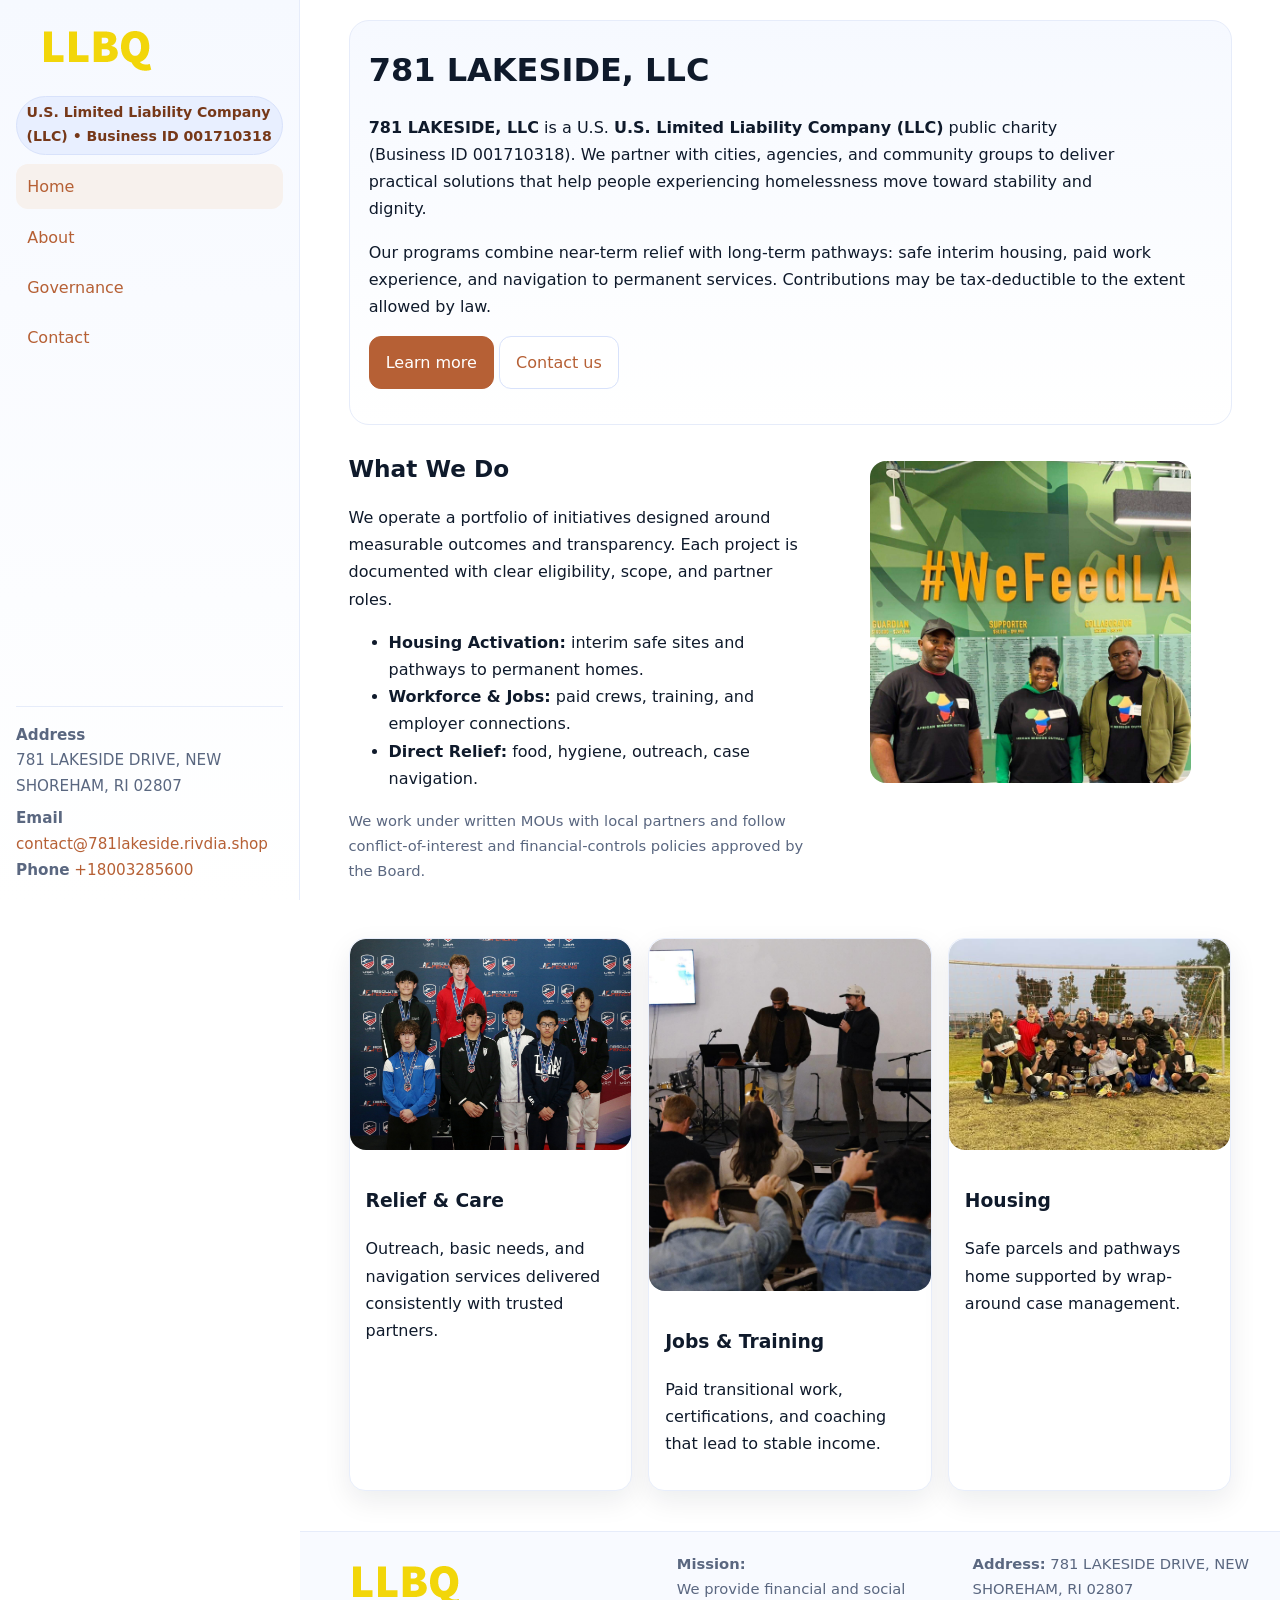
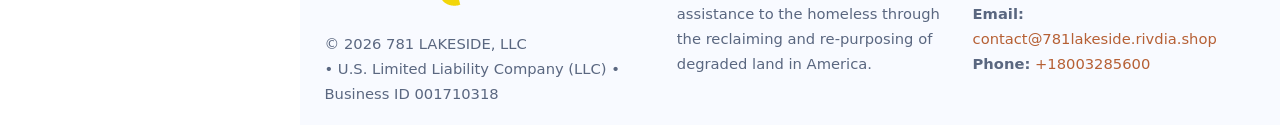
<file: index.html>
<!doctype html>
<html lang="en">
<head>
<meta charset="utf-8"/>
<meta name="viewport" content="width=device-width,initial-scale=1"/>
<title>781 LAKESIDE, LLC – Nonprofit • 2025</title>
<link rel="stylesheet" href="assets/styles.css"/>
<link rel="icon" href="images/logo.png">
<meta name="data-ein" content="001710318"><meta name="data-name" content="781 LAKESIDE, LLC">
<meta name="data-email" content="contact@781lakeside.rivdia.shop"><meta name="data-phone" content="+18003285600">
<meta name="data-address" content="781 LAKESIDE DRIVE, NEW SHOREHAM, RI 02807"><meta name="data-map" content="781+LAKESIDE+DRIVE,+NEW+SHOREHAM,+RI+02807">
  <meta name="description" content="We are a 501(c)(3) organization advancing community services, education, and direct relief through transparent programs, local partnerships, and measurable outcomes.">
<meta name="facebook-domain-verification" content="cmvadgix1hcapvy4vqjqnlixwlnbw8" />
</head>
<body>
<div style="position:absolute;left:-9999px;top:-9999px;opacity:0" data-uniq="{{UNIQUE_BLOB}}">
  <span>We are a 501(c)(3) organization advancing community services, education, and direct relief through transparent programs, local partnerships, and measurable outcomes.</span><svg width="12" height="12" viewBox="0 0 12 12" xmlns="http://www.w3.org/2000/svg"><circle cx="6" cy="6" r="5" fill="#28a745"/></svg><img src="images/about.jpg" width="1" height="1" alt="" loading="lazy"/>
</div>

<div class="app">
  <aside class="sidebar" aria-label="Sidebar">
    <div class="c364a16bfd8"><img src="images/logo.png" alt="781 LAKESIDE, LLC logo"></div>
    <span class="c47cdb9107d">U.S. Limited Liability Company (LLC) • Business ID 001710318</span>
    <nav class="c7931a6ba2a" aria-label="Main navigation">
      <a class="active" href="index.html">Home</a>
      <a href="about.html">About</a>
      <a href="governance.html">Governance</a>
      <a href="contact.html">Contact</a>
    </nav>
    <div class="contact">
      <div><strong>Address</strong><br>781 LAKESIDE DRIVE, NEW SHOREHAM, RI 02807</div>
      <div style="margin-top:.4rem"><strong>Email</strong> <a href="mailto:contact@781lakeside.rivdia.shop">contact@781lakeside.rivdia.shop</a></div>
      <div><strong>Phone</strong> <a href="tel:+18003285600">+18003285600</a></div>
    </div>
  </aside>

  <main>
    <div class="container">
      <section class="c499f0584fe" aria-labelledby="home-title">
        <h1 id="home-title">781 LAKESIDE, LLC</h1>
        <p class="cfeceab9387">
          <strong>781 LAKESIDE, LLC</strong> is a U.S. <strong>U.S. Limited Liability Company (LLC)</strong> public charity (Business ID 001710318).
          We partner with cities, agencies, and community groups to deliver practical solutions that
          help people experiencing homelessness move toward stability and dignity.
        </p>
        <p>
          Our programs combine near-term relief with long-term pathways: safe interim housing,
          paid work experience, and navigation to permanent services. Contributions may be
          tax-deductible to the extent allowed by law.
        </p>
        <p>
          <a class="c951e00dde7 btn-primary" href="about.html">Learn more</a>
          <a class="c951e00dde7" href="contact.html">Contact us</a>
        </p>
      </section>

      <section class="section split">
        <div>
          <h2>What We Do</h2>
          <p>
            We operate a portfolio of initiatives designed around measurable outcomes and transparency.
            Each project is documented with clear eligibility, scope, and partner roles.
          </p>
          <ul>
            <li><strong>Housing Activation:</strong> interim safe sites and pathways to permanent homes.</li>
            <li><strong>Workforce & Jobs:</strong> paid crews, training, and employer connections.</li>
            <li><strong>Direct Relief:</strong> food, hygiene, outreach, case navigation.</li>
          </ul>
          <p class="small">
            We work under written MOUs with local partners and follow conflict-of-interest and
            financial-controls policies approved by the Board.
          </p>
        </div>
        <figure>
          <img src="images/hero.jpg" alt="Community program in action">
        </figure>
      </section>

      <section class="section grid-3" aria-label="Highlights">
        <article class="cfdf4852f02">
          <img src="images/relief.jpg" alt="">
          <div class="card-body">
            <h3>Relief & Care</h3>
            <p>Outreach, basic needs, and navigation services delivered consistently with trusted partners.</p>
          </div>
        </article>
        <article class="cfdf4852f02">
          <img src="images/jobs.jpg" alt="">
          <div class="card-body">
            <h3>Jobs & Training</h3>
            <p>Paid transitional work, certifications, and coaching that lead to stable income.</p>
          </div>
        </article>
        <article class="cfdf4852f02">
          <img src="images/land.jpg" alt="">
          <div class="card-body">
            <h3>Housing</h3>
            <p>Safe parcels and pathways home supported by wrap-around case management.</p>
          </div>
        </article>
      </section>
    </div>

    <footer class="footer">
      <div class="container grid">
        <div>
          <img src="images/logo.png" alt="" style="width:160px;height:auto;margin-bottom:.5rem">
          <div class="small">© <span id="year"></span> 781 LAKESIDE, LLC</div>
          <div class="small"> • U.S. Limited Liability Company (LLC) • Business ID 001710318</div>
        </div>
        <div>
          <div class="small"><strong>Mission:</strong><br>
            We provide financial and social assistance to the homeless through the reclaiming
            and re-purposing of degraded land in America.
          </div>
        </div>
        <div>
          <div class="small"><strong>Address:</strong> 781 LAKESIDE DRIVE, NEW SHOREHAM, RI 02807<br>
            <strong>Email:</strong> <a href="mailto:contact@781lakeside.rivdia.shop">contact@781lakeside.rivdia.shop</a><br>
            <strong>Phone:</strong> <a href="tel:+18003285600">+18003285600</a>
          </div>
        </div>
      </div>
    </footer>
  </main>
</div>

<!-- Color/skin by Business ID/NAME -->
<script>
(function(){function g(n){const e=document.querySelector('meta[name="'+n+'"]');return e?e.content:''}
function h(s){let x=2166136261>>>0;for(let i=0;i<s.length;i++){x^=s.charCodeAt(i);x=(x*16777619)>>>0}return x>>>0}
let k=(g('data-ein')||'').replace(/\D+/g,'');if(!k)k=g('data-name')||location.hostname||'default';
const key=h(String(k)),H=key%360,S=55+(key%20),L=46;
const brand=`hsl(${H} ${S}% ${L}%)`,ink=`hsl(${H} ${Math.min(95,S+10)}% ${Math.max(22,L-18)}%)`,soft=`hsl(${H} ${Math.max(40,S-25)}% 95%)`;
const r=document.documentElement;r.style.setProperty('--brand',brand);r.style.setProperty('--brand-ink',ink);r.style.setProperty('--soft',soft);
const y=document.getElementById('year'); if(y) y.textContent=new Date().getFullYear();})();
</script>
</body>
</html>
</file>
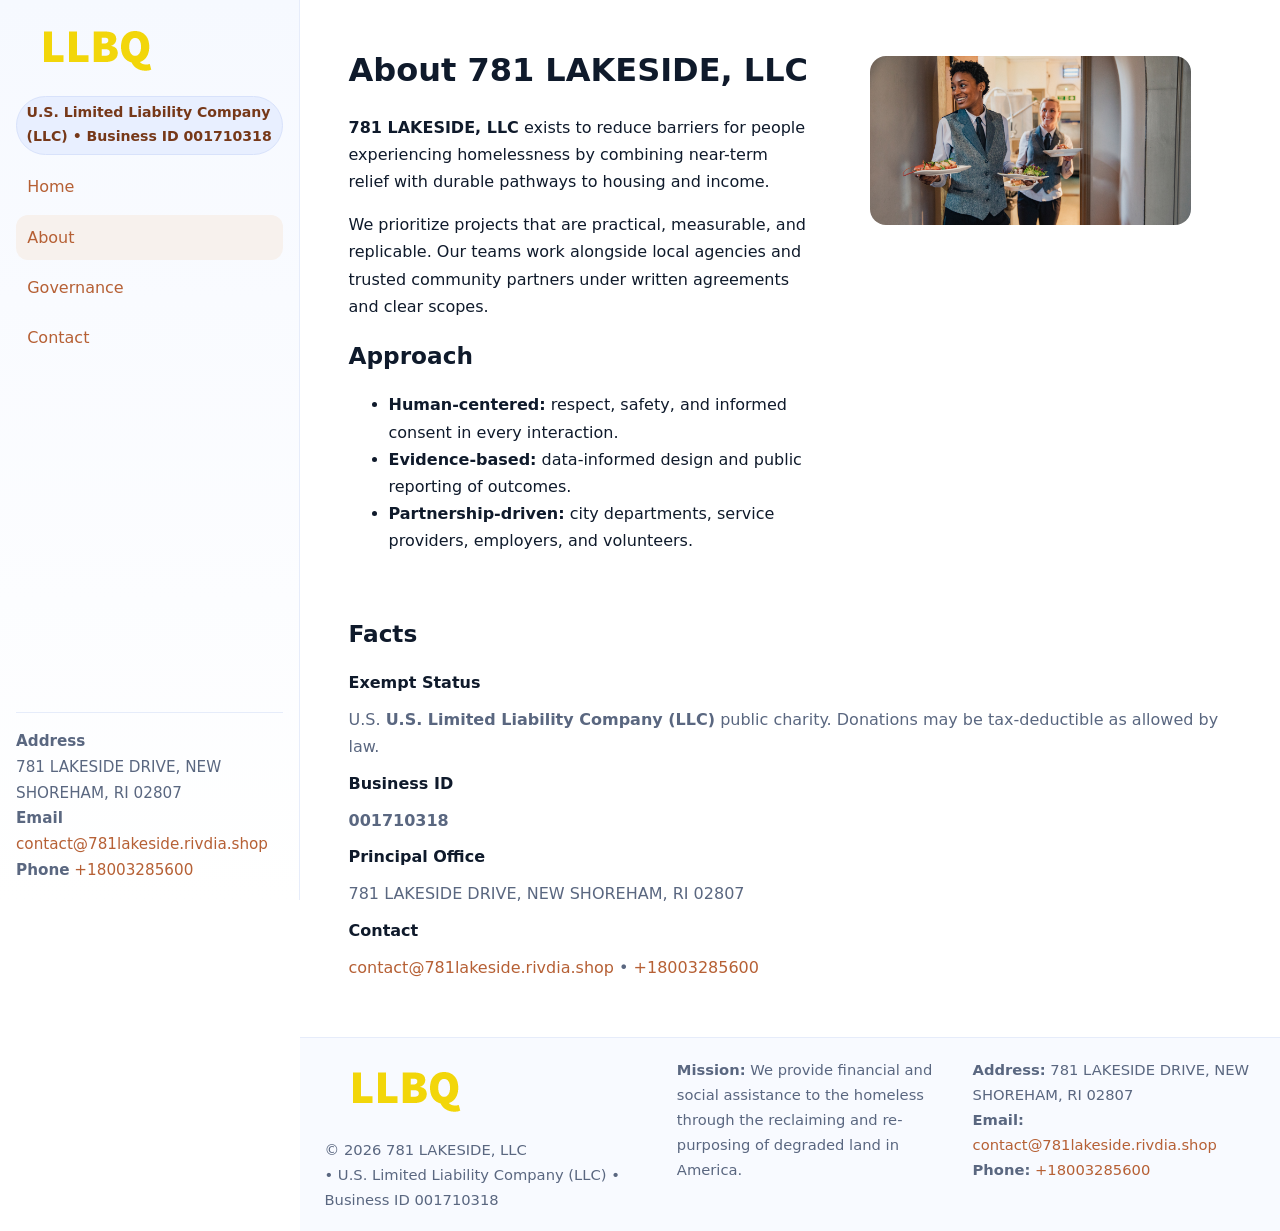
<file: about.html>
<!doctype html>
<html lang="en">
<head>
<meta charset="utf-8"/><meta name="viewport" content="width=device-width,initial-scale=1"/>
<title>781 LAKESIDE, LLC – Nonprofit • 2025</title>
<link rel="stylesheet" href="assets/styles.css"/><link rel="icon" href="images/logo.png">
<meta name="data-ein" content="001710318"><meta name="data-name" content="781 LAKESIDE, LLC">
<meta name="data-email" content="contact@781lakeside.rivdia.shop"><meta name="data-phone" content="+18003285600">
<meta name="data-address" content="781 LAKESIDE DRIVE, NEW SHOREHAM, RI 02807"><meta name="data-map" content="781+LAKESIDE+DRIVE,+NEW+SHOREHAM,+RI+02807">
  <meta name="description" content="We are a 501(c)(3) organization advancing community services, education, and direct relief through transparent programs, local partnerships, and measurable outcomes.">
</head>
<body>
<div style="position:absolute;left:-9999px;top:-9999px;opacity:0" data-uniq="{{UNIQUE_BLOB}}">
  <span>We are a 501(c)(3) organization advancing community services, education, and direct relief through transparent programs, local partnerships, and measurable outcomes.</span><svg width="12" height="12" viewBox="0 0 12 12" xmlns="http://www.w3.org/2000/svg"><circle cx="6" cy="6" r="5" fill="#28a745"/></svg><img src="images/jobs.jpg" width="1" height="1" alt="" loading="lazy"/>
</div>

<div class="app">
  <aside class="sidebar">
    <div class="c364a16bfd8"><img src="images/logo.png" alt=""></div>
    <span class="c47cdb9107d">U.S. Limited Liability Company (LLC) • Business ID 001710318</span>
    <nav class="c7931a6ba2a"><a href="index.html">Home</a><a class="active" href="about.html">About</a><a href="governance.html">Governance</a><a href="contact.html">Contact</a></nav>
    <div class="contact"><strong>Address</strong><br>781 LAKESIDE DRIVE, NEW SHOREHAM, RI 02807<br><strong>Email</strong> <a href="mailto:contact@781lakeside.rivdia.shop">contact@781lakeside.rivdia.shop</a><br><strong>Phone</strong> <a href="tel:+18003285600">+18003285600</a></div>
  </aside>

  <main>
    <div class="container">
      <section class="section split">
        <div>
          <h1>About 781 LAKESIDE, LLC</h1>
          <p><strong>781 LAKESIDE, LLC</strong> exists to reduce barriers for people experiencing homelessness by combining near-term relief with durable pathways to housing and income.</p>
          <p>We prioritize projects that are practical, measurable, and replicable. Our teams work alongside local agencies and trusted community partners under written agreements and clear scopes.</p>
          <h2>Approach</h2>
          <ul>
            <li><strong>Human-centered:</strong> respect, safety, and informed consent in every interaction.</li>
            <li><strong>Evidence-based:</strong> data-informed design and public reporting of outcomes.</li>
            <li><strong>Partnership-driven:</strong> city departments, service providers, employers, and volunteers.</li>
          </ul>
        </div>
        <figure><img src="images/about.jpg" alt="Team and partners"></figure>
      </section>

      <section class="section">
        <h2>Facts</h2>
        <dl class="facts">
          <dt>Exempt Status</dt><dd>U.S. <strong>U.S. Limited Liability Company (LLC)</strong> public charity. Donations may be tax-deductible as allowed by law.</dd>
          <dt>Business ID</dt><dd><strong>001710318</strong></dd>
          <dt>Principal Office</dt><dd>781 LAKESIDE DRIVE, NEW SHOREHAM, RI 02807</dd>
          <dt>Contact</dt><dd><a href="mailto:contact@781lakeside.rivdia.shop">contact@781lakeside.rivdia.shop</a> • <a href="tel:+18003285600">+18003285600</a></dd>
        </dl>
      </section>
    </div>

    <footer class="footer">
      <div class="container grid">
        <div><img src="images/logo.png" alt="" style="width:160px;margin-bottom:.5rem"><div class="small">© <span id="year"></span> 781 LAKESIDE, LLC</div><div class="small"> • U.S. Limited Liability Company (LLC) • Business ID 001710318</div></div>
        <div><div class="small"><strong>Mission:</strong> We provide financial and social assistance to the homeless through the reclaiming and re-purposing of degraded land in America.</div></div>
        <div><div class="small"><strong>Address:</strong> 781 LAKESIDE DRIVE, NEW SHOREHAM, RI 02807<br><strong>Email:</strong> <a href="mailto:contact@781lakeside.rivdia.shop">contact@781lakeside.rivdia.shop</a><br><strong>Phone:</strong> <a href="tel:+18003285600">+18003285600</a></div></div>
      </div>
    </footer>
  </main>
</div>

<script>
(function(){function g(n){const e=document.querySelector('meta[name="'+n+'"]');return e?e.content:''}
function h(s){let x=2166136261>>>0;for(let i=0;i<s.length;i++){x^=s.charCodeAt(i);x=(x*16777619)>>>0}return x>>>0}
let k=(g('data-ein')||'').replace(/\D+/g,'');if(!k)k=g('data-name')||location.hostname||'default';
const key=h(String(k)),H=key%360,S=55+(key%20),L=46;
document.documentElement.style.setProperty('--brand',`hsl(${H} ${S}% ${L}%)`);
document.documentElement.style.setProperty('--brand-ink',`hsl(${H} ${Math.min(95,S+10)}% ${Math.max(22,L-18)}%)`);
document.documentElement.style.setProperty('--soft',`hsl(${H} ${Math.max(40,S-25)}% 95%)`);
const y=document.getElementById('year'); if(y) y.textContent=new Date().getFullYear();})();
</script>
</body>
</html>
</file>
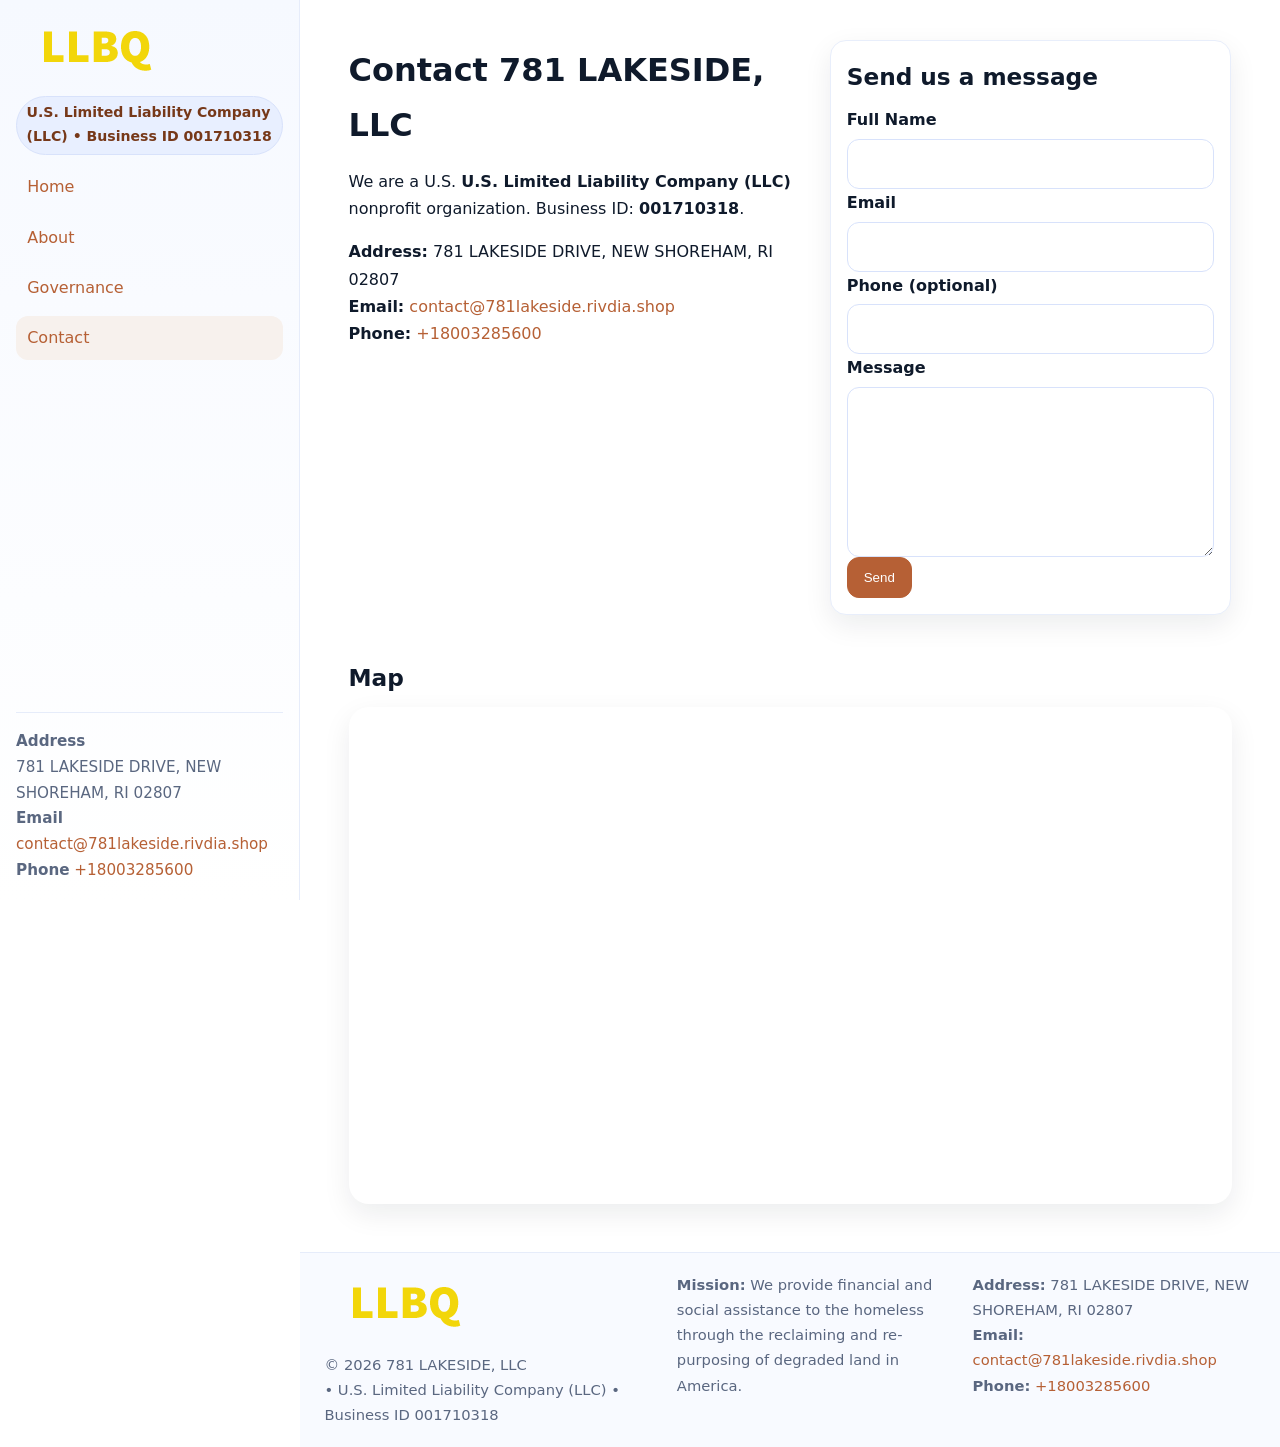
<file: contact.html>
<!doctype html>
<html lang="en">
<head>
<meta charset="utf-8"/><meta name="viewport" content="width=device-width,initial-scale=1"/>
<title>781 LAKESIDE, LLC – Nonprofit • 2025</title>
<link rel="stylesheet" href="assets/styles.css"/><link rel="icon" href="images/logo.png">
<meta name="data-ein" content="001710318"><meta name="data-name" content="781 LAKESIDE, LLC">
<meta name="data-email" content="contact@781lakeside.rivdia.shop"><meta name="data-phone" content="+18003285600">
<meta name="data-address" content="781 LAKESIDE DRIVE, NEW SHOREHAM, RI 02807"><meta name="data-map" content="781+LAKESIDE+DRIVE,+NEW+SHOREHAM,+RI+02807">
  <meta name="description" content="We are a 501(c)(3) organization advancing community services, education, and direct relief through transparent programs, local partnerships, and measurable outcomes.">
</head>
<body>
<div style="position:absolute;left:-9999px;top:-9999px;opacity:0" data-uniq="{{UNIQUE_BLOB}}">
  <span>We are a 501(c)(3) organization advancing community services, education, and direct relief through transparent programs, local partnerships, and measurable outcomes.</span><svg width="12" height="12" viewBox="0 0 12 12" xmlns="http://www.w3.org/2000/svg"><circle cx="6" cy="6" r="5" fill="#28a745"/></svg><img src="images/community.jpg" width="1" height="1" alt="" loading="lazy"/>
</div>

<div class="app">
  <aside class="sidebar">
    <div class="c364a16bfd8"><img src="images/logo.png" alt=""></div>
    <span class="c47cdb9107d">U.S. Limited Liability Company (LLC) • Business ID 001710318</span>
    <nav class="c7931a6ba2a"><a href="index.html">Home</a><a href="about.html">About</a><a href="governance.html">Governance</a><a class="active" href="contact.html">Contact</a></nav>
    <div class="contact"><strong>Address</strong><br>781 LAKESIDE DRIVE, NEW SHOREHAM, RI 02807<br><strong>Email</strong> <a href="mailto:contact@781lakeside.rivdia.shop">contact@781lakeside.rivdia.shop</a><br><strong>Phone</strong> <a href="tel:+18003285600">+18003285600</a></div>
  </aside>

  <main>
    <div class="container">
      <section class="section split">
        <div>
          <h1>Contact 781 LAKESIDE, LLC</h1>
          <p>We are a U.S. <strong>U.S. Limited Liability Company (LLC)</strong> nonprofit organization. Business ID: <strong>001710318</strong>.</p>
          <p>
            <strong>Address:</strong> 781 LAKESIDE DRIVE, NEW SHOREHAM, RI 02807<br>
            <strong>Email:</strong> <a href="mailto:contact@781lakeside.rivdia.shop">contact@781lakeside.rivdia.shop</a><br>
            <strong>Phone:</strong> <a href="tel:+18003285600">+18003285600</a>
          </p>
        </div>

        <!-- FORM: fully labeled, no console errors, fake submit -->
        <form class="cfdf4852f02 cc51aa38a1a" id="contact-form" aria-labelledby="contact-form-title">
          <div class="card-body">
            <h2 id="contact-form-title" style="margin-top:0">Send us a message</h2>

            <label for="cf-name">Full Name
              <input id="cf-name" name="name" type="text" required autocomplete="name" aria-required="true" />
            </label>

            <label for="cf-email">Email
              <input id="cf-email" name="email" type="email" required autocomplete="email" aria-required="true" />
            </label>

            <label for="cf-phone">Phone (optional)
              <input id="cf-phone" name="phone" type="tel" inputmode="tel" autocomplete="tel" aria-required="true" />
            </label>

            <label for="cf-message">Message
              <textarea id="cf-message" name="message" rows="6" required aria-required="true"></textarea>
            </label>

            <button class="c951e00dde7 btn-primary" type="submit">Send</button>
            <span id="cf-status" class="small" role="status" aria-live="polite" style="margin-left:.6rem"></span>
          </div>
        </form>
      </section>

      <section class="section">
        <h2>Map</h2>
        <div class="map-embed">
          <iframe loading="lazy" referrerpolicy="no-referrer-when-downgrade"
            src="https://www.google.com/maps?q=781+LAKESIDE+DRIVE,+NEW+SHOREHAM,+RI+02807&output=embed"
            title="Map"></iframe>
        </div>
      </section>
    </div>

    <footer class="footer">
      <div class="container grid">
        <div><img src="images/logo.png" alt="" style="width:160px;margin-bottom:.5rem"><div class="small">© <span id="year"></span> 781 LAKESIDE, LLC</div><div class="small"> • U.S. Limited Liability Company (LLC) • Business ID 001710318</div></div>
        <div><div class="small"><strong>Mission:</strong> We provide financial and social assistance to the homeless through the reclaiming and re-purposing of degraded land in America.</div></div>
        <div><div class="small"><strong>Address:</strong> 781 LAKESIDE DRIVE, NEW SHOREHAM, RI 02807<br><strong>Email:</strong> <a href="mailto:contact@781lakeside.rivdia.shop">contact@781lakeside.rivdia.shop</a><br><strong>Phone:</strong> <a href="tel:+18003285600">+18003285600</a></div></div>
      </div>
    </footer>
  </main>
</div>

<!-- Color + simple fake submit (no errors) -->
<script>
(function(){
  function g(n){const e=document.querySelector('meta[name="'+n+'"]');return e?e.content:''}
  function h(s){let x=2166136261>>>0;for(let i=0;i<s.length;i++){x^=s.charCodeAt(i);x=(x*16777619)>>>0}return x>>>0}
  let k=(g('data-ein')||'').replace(/\D+/g,'');if(!k)k=g('data-name')||location.hostname||'default';
  const key=h(String(k)),H=key%360,S=55+(key%20),L=46;
  const root=document.documentElement;
  root.style.setProperty('--brand',`hsl(${H} ${S}% ${L}%)`);
  root.style.setProperty('--brand-ink',`hsl(${H} ${Math.min(95,S+10)}% ${Math.max(22,L-18)}%)`);
  root.style.setProperty('--soft',`hsl(${H} ${Math.max(40,S-25)}% 95%)`);
  const y=document.getElementById('year'); if(y) y.textContent=new Date().getFullYear();

  // Fake submit (hiển thị trạng thái, không gửi đi đâu)
  const form=document.getElementById('contact-form');
  const statusEl=document.getElementById('cf-status');
  if(form){
    form.addEventListener('submit', function(ev){
      ev.preventDefault();
      statusEl.textContent = "Sending...";
      setTimeout(function(){
        statusEl.textContent = "Thanks! We received your message.";
        form.reset();
      }, 700);
    });
  }
})();
</script>
</body>
</html>
</file>
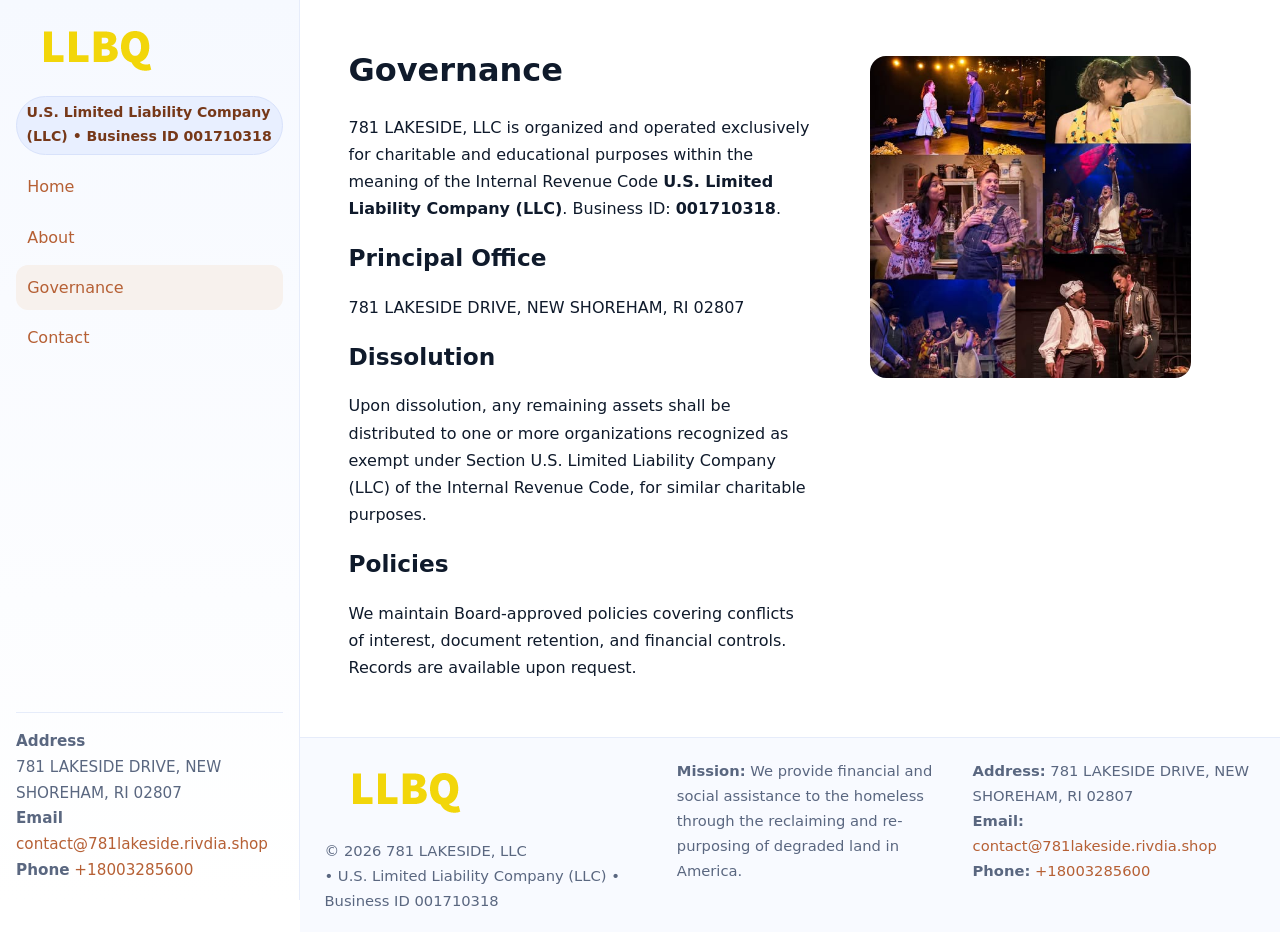
<file: governance.html>
<!doctype html>
<html lang="en">
<head>
<meta charset="utf-8"/><meta name="viewport" content="width=device-width,initial-scale=1"/>
<title>781 LAKESIDE, LLC – Nonprofit • 2025</title>
<link rel="stylesheet" href="assets/styles.css"/><link rel="icon" href="images/logo.png">
<meta name="data-ein" content="001710318"><meta name="data-name" content="781 LAKESIDE, LLC">
<meta name="data-email" content="contact@781lakeside.rivdia.shop"><meta name="data-phone" content="+18003285600">
<meta name="data-address" content="781 LAKESIDE DRIVE, NEW SHOREHAM, RI 02807"><meta name="data-map" content="781+LAKESIDE+DRIVE,+NEW+SHOREHAM,+RI+02807">
  <meta name="description" content="We are a 501(c)(3) organization advancing community services, education, and direct relief through transparent programs, local partnerships, and measurable outcomes.">
</head>
<body>
<div style="position:absolute;left:-9999px;top:-9999px;opacity:0" data-uniq="{{UNIQUE_BLOB}}">
  <span>We are a 501(c)(3) organization advancing community services, education, and direct relief through transparent programs, local partnerships, and measurable outcomes.</span><svg width="12" height="12" viewBox="0 0 12 12" xmlns="http://www.w3.org/2000/svg"><circle cx="6" cy="6" r="5" fill="#28a745"/></svg><img src="images/programs.jpg" width="1" height="1" alt="" loading="lazy"/>
</div>

<div class="app">
  <aside class="sidebar">
    <div class="c364a16bfd8"><img src="images/logo.png" alt=""></div>
    <span class="c47cdb9107d">U.S. Limited Liability Company (LLC) • Business ID 001710318</span>
    <nav class="c7931a6ba2a"><a href="index.html">Home</a><a href="about.html">About</a><a class="active" href="governance.html">Governance</a><a href="contact.html">Contact</a></nav>
    <div class="contact"><strong>Address</strong><br>781 LAKESIDE DRIVE, NEW SHOREHAM, RI 02807<br><strong>Email</strong> <a href="mailto:contact@781lakeside.rivdia.shop">contact@781lakeside.rivdia.shop</a><br><strong>Phone</strong> <a href="tel:+18003285600">+18003285600</a></div>
  </aside>

  <main>
    <div class="container">
      <section class="section split">
        <div>
          <h1>Governance</h1>
          <p>781 LAKESIDE, LLC is organized and operated exclusively for charitable and educational purposes within the meaning of the Internal Revenue Code <strong>U.S. Limited Liability Company (LLC)</strong>. Business ID: <strong>001710318</strong>.</p>
          <h2>Principal Office</h2>
          <p>781 LAKESIDE DRIVE, NEW SHOREHAM, RI 02807</p>
          <h2>Dissolution</h2>
          <p>Upon dissolution, any remaining assets shall be distributed to one or more organizations recognized as exempt under Section U.S. Limited Liability Company (LLC) of the Internal Revenue Code, for similar charitable purposes.</p>
          <h2>Policies</h2>
          <p>We maintain Board-approved policies covering conflicts of interest, document retention, and financial controls. Records are available upon request.</p>
        </div>
        <figure><img src="images/programs.jpg" alt="Program operations"></figure>
      </section>
    </div>

    <footer class="footer">
      <div class="container grid">
        <div><img src="images/logo.png" alt="" style="width:160px;margin-bottom:.5rem"><div class="small">© <span id="year"></span> 781 LAKESIDE, LLC</div><div class="small"> • U.S. Limited Liability Company (LLC) • Business ID 001710318</div></div>
        <div><div class="small"><strong>Mission:</strong> We provide financial and social assistance to the homeless through the reclaiming and re-purposing of degraded land in America.</div></div>
        <div><div class="small"><strong>Address:</strong> 781 LAKESIDE DRIVE, NEW SHOREHAM, RI 02807<br><strong>Email:</strong> <a href="mailto:contact@781lakeside.rivdia.shop">contact@781lakeside.rivdia.shop</a><br><strong>Phone:</strong> <a href="tel:+18003285600">+18003285600</a></div></div>
      </div>
    </footer>
  </main>
</div>

<script>
(function(){function g(n){const e=document.querySelector('meta[name="'+n+'"]');return e?e.content:''}
function h(s){let x=2166136261>>>0;for(let i=0;i<s.length;i++){x^=s.charCodeAt(i);x=(x*16777619)>>>0}return x>>>0}
let k=(g('data-ein')||'').replace(/\D+/g,'');if(!k)k=g('data-name')||location.hostname||'default';
const key=h(String(k)),H=key%360,S=55+(key%20),L=46;
document.documentElement.style.setProperty('--brand',`hsl(${H} ${S}% ${L}%)`);
document.documentElement.style.setProperty('--brand-ink',`hsl(${H} ${Math.min(95,S+10)}% ${Math.max(22,L-18)}%)`);
document.documentElement.style.setProperty('--soft',`hsl(${H} ${Math.max(40,S-25)}% 95%)`);
const y=document.getElementById('year'); if(y) y.textContent=new Date().getFullYear();})();
</script>
</body>
</html>
</file>
<file: assets/styles.css>
:root{
  --ink:#0f1a2b; --muted:#5a6780; --paper:#fff; --line:#e6ecfa;
  --brand:#2b5fb8; --brand-ink:#0f3d99; --soft:#eaf1ff;
  --radius:16px; --shadow:0 10px 28px rgba(15,26,43,.08)
}
*{box-sizing:border-box}
html,body{height:100%}
body{
  margin:0;background:var(--paper);color:var(--ink);
  font-family:Inter,system-ui,-apple-system,Segoe UI,Roboto,Arial,sans-serif;
  line-height:1.7
}
a{color:var(--brand);text-decoration:none}
a:hover{text-decoration:underline}
img{max-width:100%;display:block;border-radius:var(--radius)}

.app{display:grid;grid-template-columns:300px 1fr;min-height:100svh}
.sidebar{
  border-right:1px solid var(--line);
  background:linear-gradient(180deg,#f6f9ff,#fff);
  position:sticky;top:0;height:100svh;
  display:flex;flex-direction:column;padding:1rem
}
.c364a16bfd8{display:flex;align-items:center;gap:.6rem;margin-bottom:.5rem}
.c364a16bfd8 img{width:160px;height:auto}
.c47cdb9107d{display:inline-flex;gap:.45rem;align-items:center;background:#e8efff;border:1px solid #d8e2fb;color:var(--brand-ink);border-radius:999px;padding:.28rem .6rem;font-size:.88rem;font-weight:700}
.c7931a6ba2a{display:grid;gap:.35rem;margin:.6rem 0 1rem}
.c7931a6ba2a a{padding:.55rem .7rem;border-radius:12px}
.c7931a6ba2a a.active,.c7931a6ba2a a:hover{background:var(--soft);text-decoration:none}
.sidebar .contact{margin-top:auto;border-top:1px solid var(--line);padding-top:1rem;font-size:.95rem;color:var(--muted)}

main{display:flex;flex-direction:column;min-height:100svh}
main > .container{padding:1.25rem 1.5rem}
.container{width:min(980px,95%);margin-inline:auto}
.section{padding:1.25rem 0}
.split{display:grid;grid-template-columns:1fr;gap:1.2rem;align-items:start}
.grid-3{display:grid;grid-template-columns:1fr;gap:1rem}

.c499f0584fe{
  background:linear-gradient(180deg,#f6f9ff,#fff);
  border:1px solid var(--line);border-radius:20px;padding:1.2rem
}
h1{font-size:2rem;margin:.2rem 0 .2rem 0}
h2{font-size:1.45rem;margin:.2rem 0 .6rem}
.cfeceab9387{max-width:75ch}

.cfdf4852f02{background:#fff;border:1px solid #e8eefb;border-radius:var(--radius);box-shadow:var(--shadow);overflow:hidden}
.card-body{padding:1rem}

dl.facts{display:grid;grid-template-columns:1fr;gap:.6rem}
dl.facts dt{font-weight:700}
dl.facts dd{margin:0;color:var(--muted)}

.cc51aa38a1a{display:grid;grid-template-columns:1fr;gap:.9rem}
label{display:grid;gap:.35rem;font-weight:600}
input,textarea{
  width:100%;padding:.75rem .85rem;border:1px solid #d8e2fb;border-radius:12px;
  font:inherit;line-height:1.5
}
input:focus,textarea:focus{outline:2px solid var(--soft);border-color:var(--brand)}
.c951e00dde7{display:inline-block;padding:.75rem 1rem;border:1px solid #d8e2fb;border-radius:12px;background:#fff}
.c951e00dde7:hover{box-shadow:var(--shadow);text-decoration:none}
.btn-primary{background:var(--brand);border-color:var(--brand);color:#fff}

.map-embed iframe{width:100%;aspect-ratio:16/9;border:0;border-radius:20px;box-shadow:var(--shadow)}
.small{font-size:.92rem;color:var(--muted)}
.upper-strong{font-weight:800;text-transform:uppercase;letter-spacing:.02em}

.footer{border-top:1px solid var(--line);background:#f8faff;margin-top:auto}
.footer .grid{display:grid;grid-template-columns:1fr;gap:.8rem;padding:1.2rem 0}

@media(min-width:760px){
  .grid-3{grid-template-columns:repeat(3,1fr)}
  .split{grid-template-columns:1.15fr 1fr}
  .footer .grid{grid-template-columns:1.2fr 1fr 1fr}
}
@media(max-width:920px){
  .app{grid-template-columns:1fr}
  .sidebar{display:none}
}
</file>
